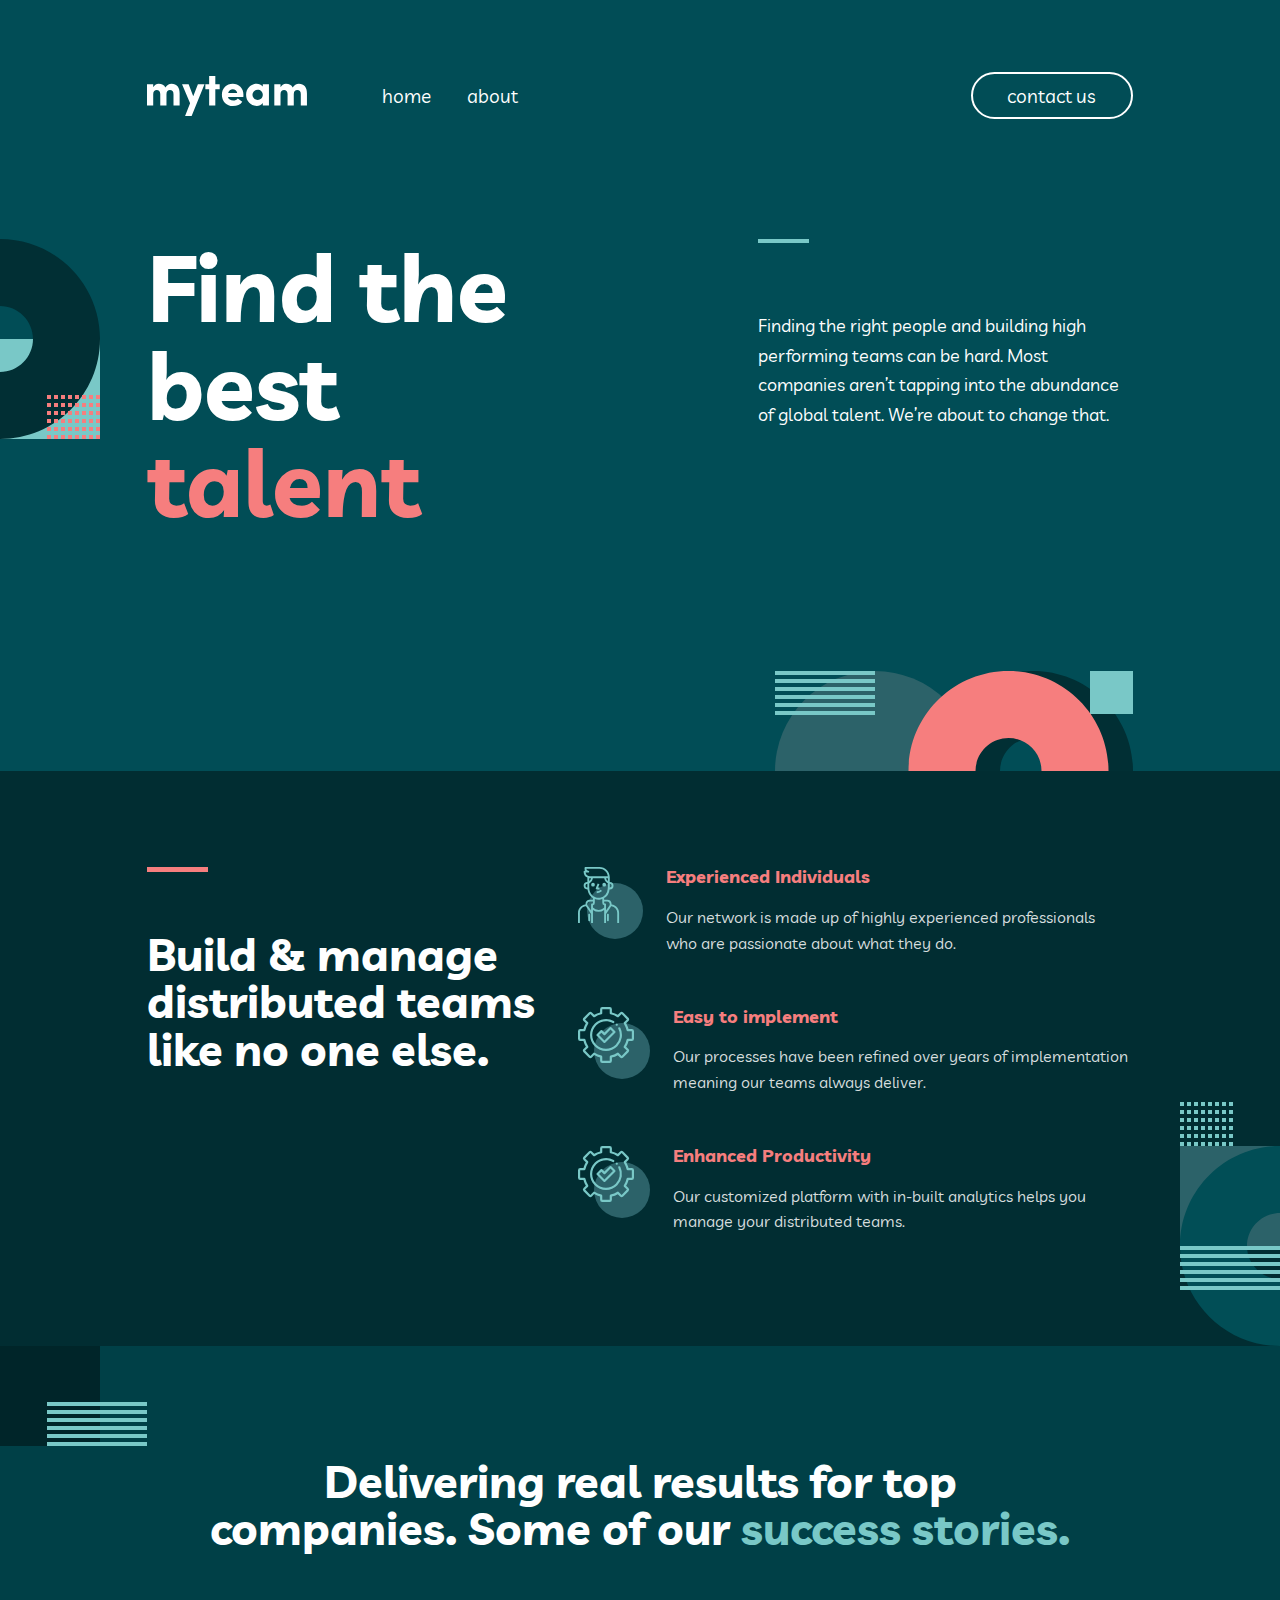
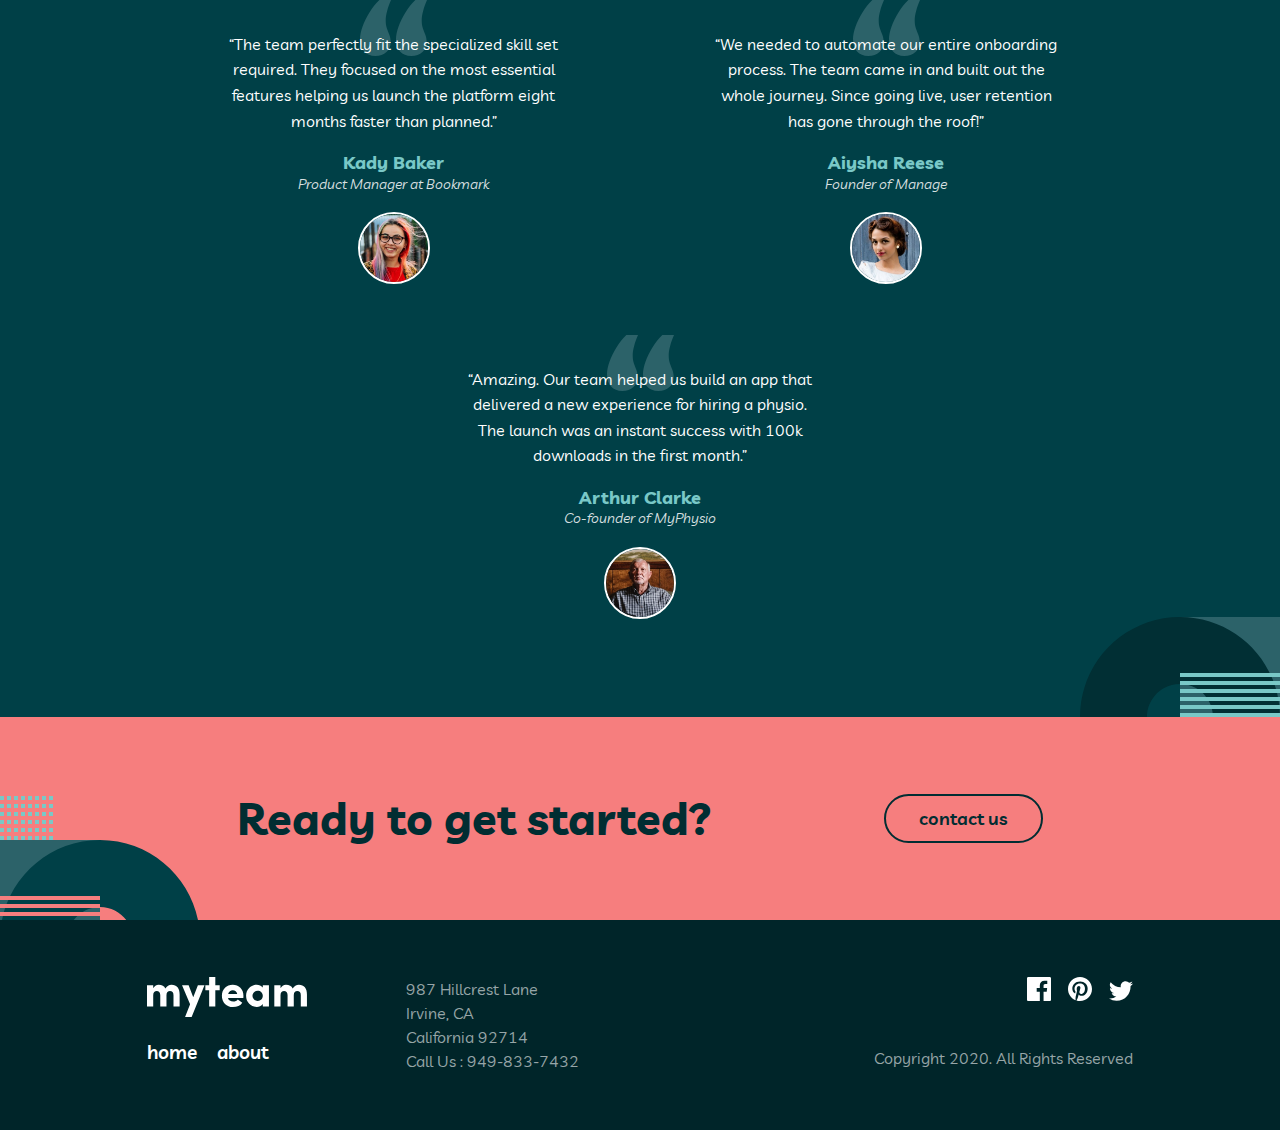
<file: index.html>
<!DOCTYPE html>
<html lang="en">
<head>
  <meta charset="UTF-8">
  <meta name="viewport" content="width=device-width, initial-scale=1.0">
  <link href="css/style.css" rel="stylesheet" />
  <link href="https://fonts.googleapis.com/css2?family=Livvic:wght@400;600;700&display=swap" rel="stylesheet">

  <link rel="icon" type="image/png" sizes="32x32" href="./images/favicon-32x32.png">
  
  <title>Frontend Mentor | myteam website challenge - Homepage</title>
</head>
<body>

 

  <header class="container">
    <nav>
      <div class="nav-primary">
        <img src="images/logo.svg" alt="" class="logo"/>
        <a href="#" class="only-desktop">home</a>
        <a href="about.html" class="only-desktop">about</a>
      </div>

      <a href="contact.html" class="btn btn-white only-desktop">contact us</a>

      <img src='images/icon-hamburger.svg' class="nav-open only-mobile" />

    </nav>

  </header>


  <main>

    <div class="main-block block-intro">
      <div class="container">
      <h1>Find the best <span>talent</span></h1>

      <div class="text">
        <p>Finding the right people and building high performing teams can 
          be hard. Most companies aren’t tapping into the abundance of global 
          talent. We’re about to change that.</p>
      </div>
    </div>
    </div>

    <div class="main-block block-features" >
      <div class="container container-2">
      <h2>Build & manage distributed teams like no one else.</h2>

      <div class="features">
        <div class="feature">
          <img src="images/icon-person.svg" class="icon" />
          <div>
            <h3>Experienced Individuals</h3>
            <p>Our network is made up of highly experienced professionals who are 
              passionate about what they do.</p>
          </div>
        </div>
        <div class="feature">
          <img src="images/icon-cog.svg"  class="icon" />
          <div>
            <h3>Easy to implement</h3>
            <p>Our processes have been refined over years of implementation meaning 
              our teams always deliver.</p>
          </div>
        </div>
        <div class="feature">
          <img src="images/icon-cog.svg"  class="icon" />
          <div>
            <h3>Enhanced Productivity</h3>
            <p>Our customized platform with in-built analytics helps you manage your 
              distributed teams.</p>
          </div>
        </div>
        </div>
      </div>
    </div>


    <div class="main-block block-testimonials">
      <div class="container container-2">
      <h2>Delivering real results for top companies. Some of our <span>success stories.</span></h2>

      <div class="testimonials">
      <div class="testimonial">
        <p class="quote">“The team perfectly fit the specialized skill set required. They focused 
          on the most essential features helping us launch the platform eight months 
          faster than planned.”</p>
        <h3 class="name">Kady Baker</h3>
        <p class="position">Product Manager at Bookmark</p>

        <img src="images/avatar-kady.jpg" class="profile-img" />
      </div>

      <div class="testimonial">
        <p class="quote">“We needed to automate our entire onboarding process. The team came in and 
          built out the whole journey. Since going live, user retention has gone 
          through the roof!”</p>
        <h3 class="name">Aiysha Reese</h3>
        <p class="position">Founder of Manage</p>

        <img src="images/avatar-aiysha.jpg" class="profile-img" />
      </div>

      <div class="testimonial">
        <p class="quote">“Amazing. Our team helped us build an app that delivered a new experience for 
          hiring a physio. The launch was an instant success with 100k downloads in the 
          first month.”</p>
        <h3 class="name">Arthur Clarke</h3>
        <p class="position">Co-founder of MyPhysio</p>

        <img src="images/avatar-arthur.jpg" class="profile-img" />
      </div>
    </div>

    </div>
    </div>

    <div class="call-to-action">
      <div class="container-2">
      <h2>Ready to get started?</h2>
      <button class="btn btn-standard btn-green">contact us</button>
    </div>
    </div>

  </main>


  <footer>
    <div class="container">
    <div class="info">
      <img src="images/logo.svg" class="logo"/>
      <div class="links">
        <a href="#">home</a>
        <a href="#">about</a>
    </div>
    </div>

    <div class="contact"> 
      987  Hillcrest Lane </br>
      Irvine, CA </br>
      California 92714 </br>
      Call Us : 949-833-7432
    </div>

      <div class="social-media">
        <svg xmlns="http://www.w3.org/2000/svg" width="24" height="24"><path fill="#FFF" d="M22.675 0H1.325C.593 0 0 .593 0 1.325v21.351C0 23.407.593 24 1.325 24H12.82v-9.294H9.692v-3.622h3.128V8.413c0-3.1 1.893-4.788 4.659-4.788 1.325 0 2.463.099 2.795.143v3.24l-1.918.001c-1.504 0-1.795.715-1.795 1.763v2.313h3.587l-.467 3.622h-3.12V24h6.116c.73 0 1.323-.593 1.323-1.325V1.325C24 .593 23.407 0 22.675 0z"/></svg>
        <svg xmlns="http://www.w3.org/2000/svg" width="24" height="24"><path fill="#FFF" d="M12 0C5.373 0 0 5.372 0 12c0 5.084 3.163 9.426 7.627 11.174-.105-.949-.2-2.405.042-3.441.218-.937 1.407-5.965 1.407-5.965s-.359-.719-.359-1.782c0-1.668.967-2.914 2.171-2.914 1.023 0 1.518.769 1.518 1.69 0 1.029-.655 2.568-.994 3.995-.283 1.194.599 2.169 1.777 2.169 2.133 0 3.772-2.249 3.772-5.495 0-2.873-2.064-4.882-5.012-4.882-3.414 0-5.418 2.561-5.418 5.207 0 1.031.397 2.138.893 2.738a.36.36 0 01.083.345l-.333 1.36c-.053.22-.174.267-.402.161-1.499-.698-2.436-2.889-2.436-4.649 0-3.785 2.75-7.262 7.929-7.262 4.163 0 7.398 2.967 7.398 6.931 0 4.136-2.607 7.464-6.227 7.464-1.216 0-2.359-.631-2.75-1.378l-.748 2.853c-.271 1.043-1.002 2.35-1.492 3.146C9.57 23.812 10.763 24 12 24c6.627 0 12-5.373 12-12 0-6.628-5.373-12-12-12z"/></svg>
          <svg xmlns="http://www.w3.org/2000/svg" width="24" height="20"><path fill="#FFF" d="M24 2.557a9.83 9.83 0 01-2.828.775A4.932 4.932 0 0023.337.608a9.864 9.864 0 01-3.127 1.195A4.916 4.916 0 0016.616.248c-3.179 0-5.515 2.966-4.797 6.045A13.978 13.978 0 011.671 1.149a4.93 4.93 0 001.523 6.574 4.903 4.903 0 01-2.229-.616c-.054 2.281 1.581 4.415 3.949 4.89a4.935 4.935 0 01-2.224.084 4.928 4.928 0 004.6 3.419A9.9 9.9 0 010 17.54a13.94 13.94 0 007.548 2.212c9.142 0 14.307-7.721 13.995-14.646A10.025 10.025 0 0024 2.557z"/></svg>
      </div>


    <p class="copyright">Copyright 2020. All Rights Reserved</p>
  </div>
  </footer>



  <div class="nav-mobile-overlay">
    <nav class="nav-mobile">

      <button class="close-btn"><img src="images/icon-close.svg" /></button>
      <a href="#">home</a>
      <a href="about.html">about</a>
      <a href="contact.html" class="btn btn-white">contact us</a>
  
    </nav>
  </div>

  
  



  
<script src='js/index.js'></script>
  
  
</body>
</html>
</file>
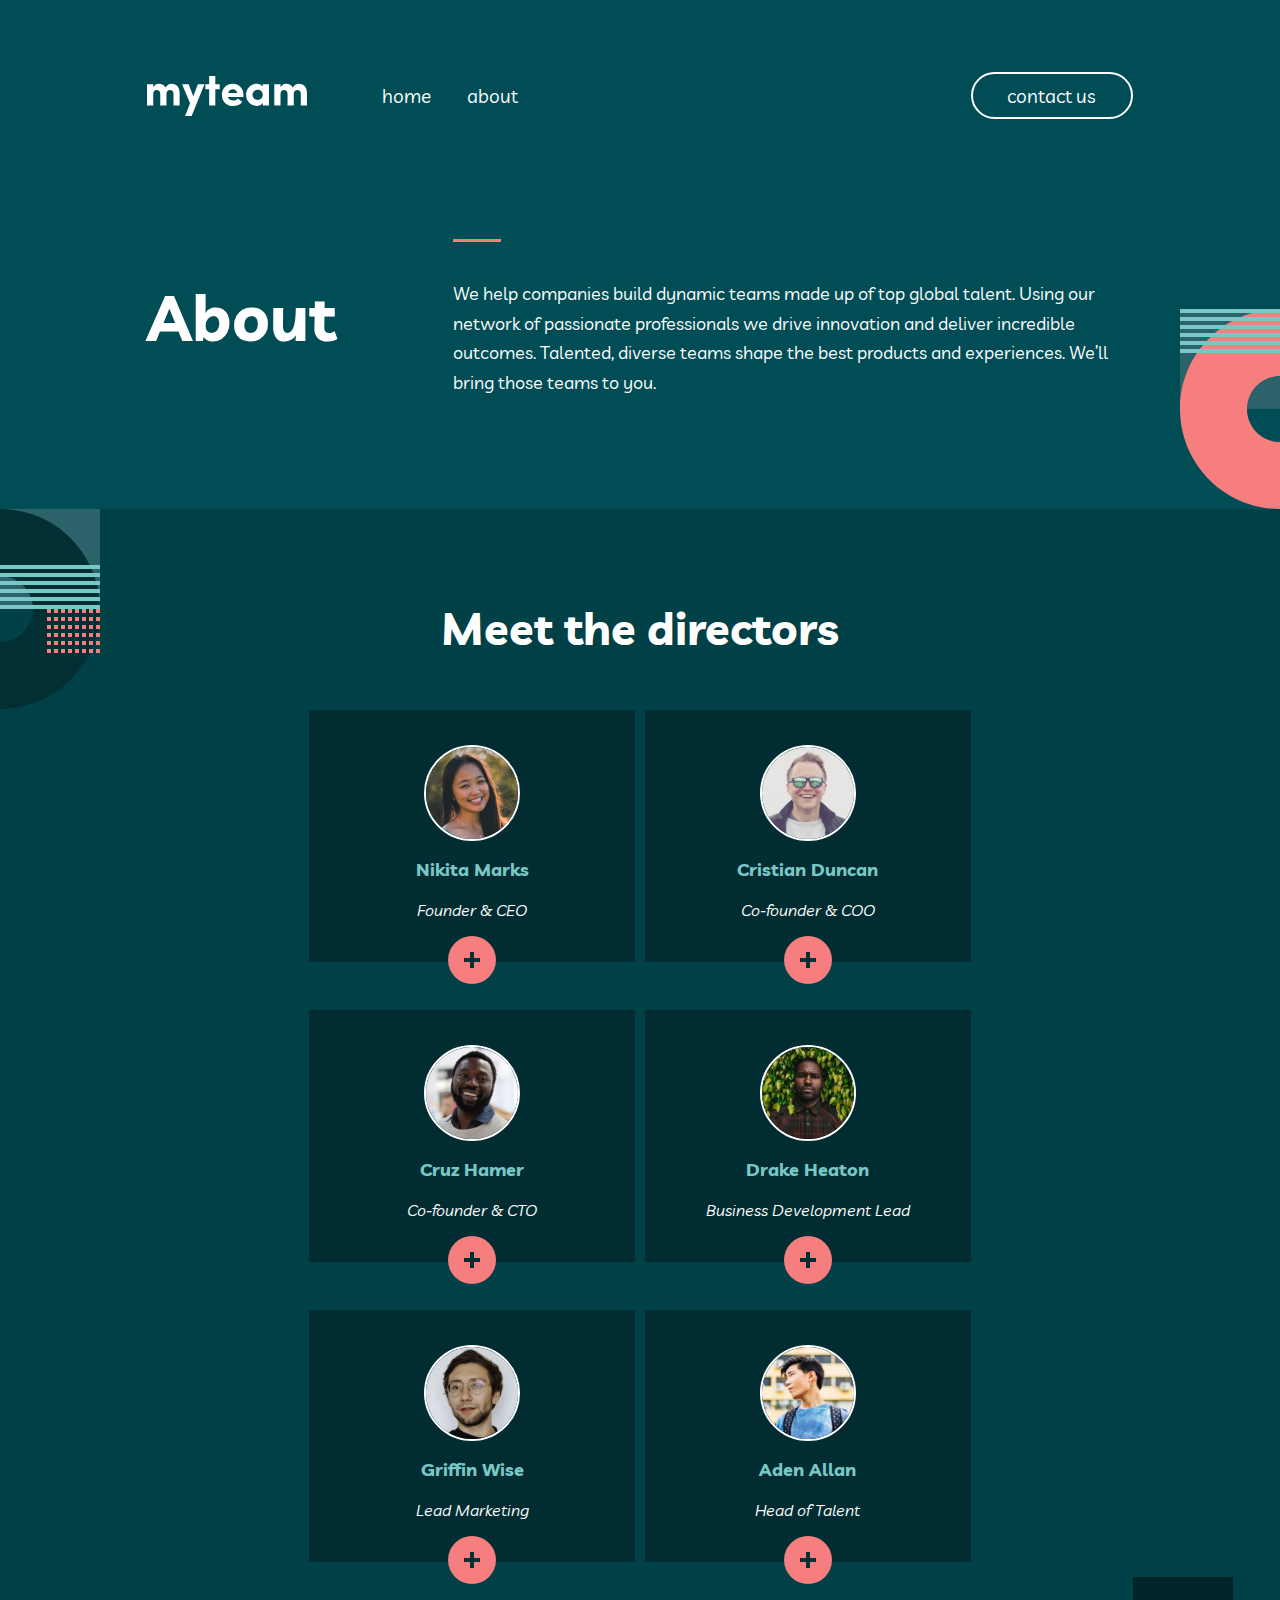
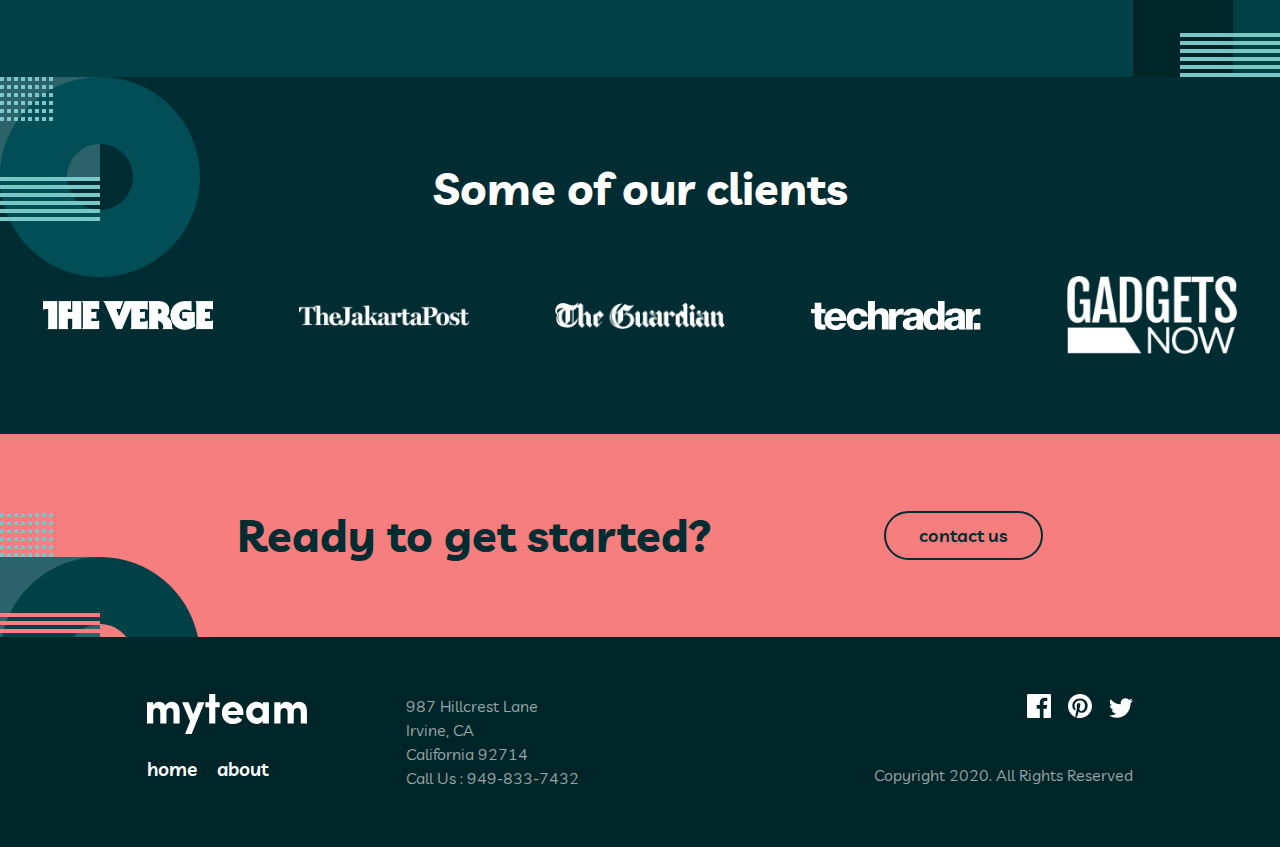
<file: about.html>
<!DOCTYPE html>
<html lang="en">
<head>
  <meta charset="UTF-8">
  <meta name="viewport" content="width=device-width, initial-scale=1.0">
  <link href="css/style.css" rel="stylesheet" />
  <link href="css/style-about.css" rel="stylesheet" />
  
  <link href="https://fonts.googleapis.com/css2?family=Livvic:wght@400;600;700&display=swap" rel="stylesheet">
  <link rel="icon" type="image/png" sizes="32x32" href="./images/favicon-32x32.png">
  
  <title>Frontend Mentor | myteam website challenge - About</title>
</head>
<body>

  <header class="container">
    <nav>
      <div class="nav-primary">
        <img src="images/logo.svg" alt="" class="logo"/>
        <a href="index.html" class="only-desktop">home</a>
        <a href="about.html" class="only-desktop">about</a>
      </div>

      <a href="contact.html" class="btn btn-white only-desktop">contact us</a>

      <img src='images/icon-hamburger.svg' class="nav-open only-mobile" />

    </nav>

  </header>



  <main>
    <div class="main-block block-intro">
      <div class="container">
        <h1>About</h1>

        <p>We help companies build dynamic teams made up of top global talent. 
          Using our network of passionate professionals we drive innovation 
          and deliver incredible outcomes. Talented, diverse teams shape the 
          best products and experiences. We’ll bring those teams to you.</p>
      </div>
    </div>

    <div class="main-block block-directors">
      <div class="container">
        <h2>Meet the directors</h2>

        <div class="directors">
          <div class="director">
            <div class="main">
              <img src="./images/avatar-nikita.jpg"  class="director-img"/>
              <h3 class="name">Nikita Marks</h3>
              <p class="position">Founder & CEO</p>
            </div>
            <div class="secondary">
              <h3 class="name">Nikita Marks</h3>
              <p class="quote">“It always amazes me how much talent there is in every corner of the globe.”</p>
              <div class="director-social-media">
                <svg xmlns="http://www.w3.org/2000/svg" width="24" height="20"><path fill="#FFF" d="M24 2.557a9.83 9.83 0 01-2.828.775A4.932 4.932 0 0023.337.608a9.864 9.864 0 01-3.127 1.195A4.916 4.916 0 0016.616.248c-3.179 0-5.515 2.966-4.797 6.045A13.978 13.978 0 011.671 1.149a4.93 4.93 0 001.523 6.574 4.903 4.903 0 01-2.229-.616c-.054 2.281 1.581 4.415 3.949 4.89a4.935 4.935 0 01-2.224.084 4.928 4.928 0 004.6 3.419A9.9 9.9 0 010 17.54a13.94 13.94 0 007.548 2.212c9.142 0 14.307-7.721 13.995-14.646A10.025 10.025 0 0024 2.557z"/></svg>
                <svg xmlns="http://www.w3.org/2000/svg" width="20" height="20"><path fill="#FFF" d="M18 0H2C.9 0 0 .9 0 2v16c0 1.1.9 2 2 2h16c1.1 0 2-.9 2-2V2c0-1.1-.9-2-2-2zM6 17H3V8h3v9zM4.5 6.3c-1 0-1.8-.8-1.8-1.8s.8-1.8 1.8-1.8 1.8.8 1.8 1.8-.8 1.8-1.8 1.8zM17 17h-3v-5.3c0-.8-.7-1.5-1.5-1.5s-1.5.7-1.5 1.5V17H8V8h3v1.2c.5-.8 1.6-1.4 2.5-1.4 1.9 0 3.5 1.6 3.5 3.5V17z"/></svg>
              </div>
            </div>
            <div class="director-btn">
              <img src="./images/icon-cross.svg" />
            </div>
          </div>

          <div class="director">
            <div class="main">
              <img src="./images/avatar-christian.jpg"  class="director-img" />
              <h3 class="name">Cristian Duncan</h3>
              <p class="position">Co-founder & COO</p>
            </div>
            <div class="secondary">
              <h3 class="name">Cristian Duncan</h3>
              <p class="quote">“Distributed teams required unique processes. You need to approach work in a new way.”</p>
              <div class="director-social-media">
                <svg xmlns="http://www.w3.org/2000/svg" width="24" height="20"><path fill="#FFF" d="M24 2.557a9.83 9.83 0 01-2.828.775A4.932 4.932 0 0023.337.608a9.864 9.864 0 01-3.127 1.195A4.916 4.916 0 0016.616.248c-3.179 0-5.515 2.966-4.797 6.045A13.978 13.978 0 011.671 1.149a4.93 4.93 0 001.523 6.574 4.903 4.903 0 01-2.229-.616c-.054 2.281 1.581 4.415 3.949 4.89a4.935 4.935 0 01-2.224.084 4.928 4.928 0 004.6 3.419A9.9 9.9 0 010 17.54a13.94 13.94 0 007.548 2.212c9.142 0 14.307-7.721 13.995-14.646A10.025 10.025 0 0024 2.557z"/></svg>
                <svg xmlns="http://www.w3.org/2000/svg" width="20" height="20"><path fill="#FFF" d="M18 0H2C.9 0 0 .9 0 2v16c0 1.1.9 2 2 2h16c1.1 0 2-.9 2-2V2c0-1.1-.9-2-2-2zM6 17H3V8h3v9zM4.5 6.3c-1 0-1.8-.8-1.8-1.8s.8-1.8 1.8-1.8 1.8.8 1.8 1.8-.8 1.8-1.8 1.8zM17 17h-3v-5.3c0-.8-.7-1.5-1.5-1.5s-1.5.7-1.5 1.5V17H8V8h3v1.2c.5-.8 1.6-1.4 2.5-1.4 1.9 0 3.5 1.6 3.5 3.5V17z"/></svg>
              </div>
            </div>
            <div class="director-btn">
              <img src="./images/icon-cross.svg" />
            </div>
          </div>

          <div class="director">
            <div class="main">
              <img src="./images/avatar-cruz.jpg"   class="director-img" />
              <h3 class="name">Cruz Hamer</h3>
              <p class="position">Co-founder & CTO</p>
            </div>
            <div class="secondary">
              <h3 class="name">Cruz Hamer</h3>
              <p class="quote">“Technology is at the forefront of enabling distributed teams. That's where we come in.”</p>
              <div class="director-social-media">
                <svg xmlns="http://www.w3.org/2000/svg" width="24" height="20"><path fill="#FFF" d="M24 2.557a9.83 9.83 0 01-2.828.775A4.932 4.932 0 0023.337.608a9.864 9.864 0 01-3.127 1.195A4.916 4.916 0 0016.616.248c-3.179 0-5.515 2.966-4.797 6.045A13.978 13.978 0 011.671 1.149a4.93 4.93 0 001.523 6.574 4.903 4.903 0 01-2.229-.616c-.054 2.281 1.581 4.415 3.949 4.89a4.935 4.935 0 01-2.224.084 4.928 4.928 0 004.6 3.419A9.9 9.9 0 010 17.54a13.94 13.94 0 007.548 2.212c9.142 0 14.307-7.721 13.995-14.646A10.025 10.025 0 0024 2.557z"/></svg>
                <svg xmlns="http://www.w3.org/2000/svg" width="20" height="20"><path fill="#FFF" d="M18 0H2C.9 0 0 .9 0 2v16c0 1.1.9 2 2 2h16c1.1 0 2-.9 2-2V2c0-1.1-.9-2-2-2zM6 17H3V8h3v9zM4.5 6.3c-1 0-1.8-.8-1.8-1.8s.8-1.8 1.8-1.8 1.8.8 1.8 1.8-.8 1.8-1.8 1.8zM17 17h-3v-5.3c0-.8-.7-1.5-1.5-1.5s-1.5.7-1.5 1.5V17H8V8h3v1.2c.5-.8 1.6-1.4 2.5-1.4 1.9 0 3.5 1.6 3.5 3.5V17z"/></svg>
              </div>
            </div>
            <div class="director-btn">
              <img src="./images/icon-cross.svg" />
            </div>
          </div>

          <div class="director">
            <div class="main">
              <img src="./images/avatar-drake.jpg"   class="director-img" />
              <h3 class="name">Drake Heaton</h3>
              <p class="position">Business Development Lead</p>
            </div>
            <div class="secondary">
              <h3 class="name">Drake Heaton</h3>
              <p class="quote">“Hiring similar people from similar backgrounds is a surefire way to stunt innovation.”</p>
              <div class="director-social-media">
                <svg xmlns="http://www.w3.org/2000/svg" width="24" height="20"><path fill="#FFF" d="M24 2.557a9.83 9.83 0 01-2.828.775A4.932 4.932 0 0023.337.608a9.864 9.864 0 01-3.127 1.195A4.916 4.916 0 0016.616.248c-3.179 0-5.515 2.966-4.797 6.045A13.978 13.978 0 011.671 1.149a4.93 4.93 0 001.523 6.574 4.903 4.903 0 01-2.229-.616c-.054 2.281 1.581 4.415 3.949 4.89a4.935 4.935 0 01-2.224.084 4.928 4.928 0 004.6 3.419A9.9 9.9 0 010 17.54a13.94 13.94 0 007.548 2.212c9.142 0 14.307-7.721 13.995-14.646A10.025 10.025 0 0024 2.557z"/></svg>
                <svg xmlns="http://www.w3.org/2000/svg" width="20" height="20"><path fill="#FFF" d="M18 0H2C.9 0 0 .9 0 2v16c0 1.1.9 2 2 2h16c1.1 0 2-.9 2-2V2c0-1.1-.9-2-2-2zM6 17H3V8h3v9zM4.5 6.3c-1 0-1.8-.8-1.8-1.8s.8-1.8 1.8-1.8 1.8.8 1.8 1.8-.8 1.8-1.8 1.8zM17 17h-3v-5.3c0-.8-.7-1.5-1.5-1.5s-1.5.7-1.5 1.5V17H8V8h3v1.2c.5-.8 1.6-1.4 2.5-1.4 1.9 0 3.5 1.6 3.5 3.5V17z"/></svg>
              </div>
            </div>
            <div class="director-btn">
              <img src="./images/icon-cross.svg" />
            </div>
          </div>

          <div class="director">
            <div class="main">
              <img src="./images/avatar-griffin.jpg"   class="director-img" />
              <h3 class="name">Griffin Wise</h3>
              <p class="position">Lead Marketing</p>
            </div>
            <div class="secondary">
              <h3 class="name">Griffin Wise</h3>
              <p class="quote">“Unique perspectives shape unique products, which is what you need to survive these days.”</p>
              <div class="director-social-media">
                <svg xmlns="http://www.w3.org/2000/svg" width="24" height="20"><path fill="#FFF" d="M24 2.557a9.83 9.83 0 01-2.828.775A4.932 4.932 0 0023.337.608a9.864 9.864 0 01-3.127 1.195A4.916 4.916 0 0016.616.248c-3.179 0-5.515 2.966-4.797 6.045A13.978 13.978 0 011.671 1.149a4.93 4.93 0 001.523 6.574 4.903 4.903 0 01-2.229-.616c-.054 2.281 1.581 4.415 3.949 4.89a4.935 4.935 0 01-2.224.084 4.928 4.928 0 004.6 3.419A9.9 9.9 0 010 17.54a13.94 13.94 0 007.548 2.212c9.142 0 14.307-7.721 13.995-14.646A10.025 10.025 0 0024 2.557z"/></svg>
                <svg xmlns="http://www.w3.org/2000/svg" width="20" height="20"><path fill="#FFF" d="M18 0H2C.9 0 0 .9 0 2v16c0 1.1.9 2 2 2h16c1.1 0 2-.9 2-2V2c0-1.1-.9-2-2-2zM6 17H3V8h3v9zM4.5 6.3c-1 0-1.8-.8-1.8-1.8s.8-1.8 1.8-1.8 1.8.8 1.8 1.8-.8 1.8-1.8 1.8zM17 17h-3v-5.3c0-.8-.7-1.5-1.5-1.5s-1.5.7-1.5 1.5V17H8V8h3v1.2c.5-.8 1.6-1.4 2.5-1.4 1.9 0 3.5 1.6 3.5 3.5V17z"/></svg>
              </div>
            </div>
            <div class="director-btn">
              <img src="./images/icon-cross.svg" />
            </div>
          </div>

          <div class="director">
            <div class="main">
              <img src="./images/avatar-aden.jpg" class="director-img"/>
              <h3 class="name">Aden Allan</h3>
              <p class="position">Head of Talent</p>
            </div>
            <div class="secondary">
              <h3 class="name">Aden Allan</h3>
              <p class="quote">“Empowered teams create truly amazing products. Set the north star and let them follow it.”</p>
              <div class="director-social-media">
                <svg xmlns="http://www.w3.org/2000/svg" width="24" height="20"><path fill="#FFF" d="M24 2.557a9.83 9.83 0 01-2.828.775A4.932 4.932 0 0023.337.608a9.864 9.864 0 01-3.127 1.195A4.916 4.916 0 0016.616.248c-3.179 0-5.515 2.966-4.797 6.045A13.978 13.978 0 011.671 1.149a4.93 4.93 0 001.523 6.574 4.903 4.903 0 01-2.229-.616c-.054 2.281 1.581 4.415 3.949 4.89a4.935 4.935 0 01-2.224.084 4.928 4.928 0 004.6 3.419A9.9 9.9 0 010 17.54a13.94 13.94 0 007.548 2.212c9.142 0 14.307-7.721 13.995-14.646A10.025 10.025 0 0024 2.557z"/></svg>
                <svg xmlns="http://www.w3.org/2000/svg" width="20" height="20"><path fill="#FFF" d="M18 0H2C.9 0 0 .9 0 2v16c0 1.1.9 2 2 2h16c1.1 0 2-.9 2-2V2c0-1.1-.9-2-2-2zM6 17H3V8h3v9zM4.5 6.3c-1 0-1.8-.8-1.8-1.8s.8-1.8 1.8-1.8 1.8.8 1.8 1.8-.8 1.8-1.8 1.8zM17 17h-3v-5.3c0-.8-.7-1.5-1.5-1.5s-1.5.7-1.5 1.5V17H8V8h3v1.2c.5-.8 1.6-1.4 2.5-1.4 1.9 0 3.5 1.6 3.5 3.5V17z"/></svg>
              </div>
            </div>
            <div class="director-btn">
              <img src="./images/icon-cross.svg" />
            </div>
          </div>
        </div>
      </div>
    </div>

    <div class="maim-block block-clients">
      <h2>Some of our clients</h2>
      <div class="clients">
        <img src="./images/logo-the-verge.png" />
        <img src= "./images/logo-jakarta-post.png" />
        <img src="./images//logo-the-guardian.png" />
        <img src="./images/logo-tech-radar.png" />
        <img src="./images/logo-gadgets-now.png" />
      </div>
    </div>


    <div class="call-to-action">
      <div class="container-2">
      <h2>Ready to get started?</h2>
      <button class="btn btn-standard btn-green">contact us</button>
    </div>
    </div>
  </main>


  <footer>
    <div class="container">
    <div class="info">
      <img src="images/logo.svg" class="logo"/>
      <div class="links">
        <a href="index.html">home</a>
        <a href="#">about</a>
    </div>
    </div>

    <div class="contact"> 
      987  Hillcrest Lane </br>
      Irvine, CA </br>
      California 92714 </br>
      Call Us : 949-833-7432
    </div>

      <div class="social-media">
        <svg xmlns="http://www.w3.org/2000/svg" width="24" height="24"><path fill="#FFF" d="M22.675 0H1.325C.593 0 0 .593 0 1.325v21.351C0 23.407.593 24 1.325 24H12.82v-9.294H9.692v-3.622h3.128V8.413c0-3.1 1.893-4.788 4.659-4.788 1.325 0 2.463.099 2.795.143v3.24l-1.918.001c-1.504 0-1.795.715-1.795 1.763v2.313h3.587l-.467 3.622h-3.12V24h6.116c.73 0 1.323-.593 1.323-1.325V1.325C24 .593 23.407 0 22.675 0z"/></svg>
        <svg xmlns="http://www.w3.org/2000/svg" width="24" height="24"><path fill="#FFF" d="M12 0C5.373 0 0 5.372 0 12c0 5.084 3.163 9.426 7.627 11.174-.105-.949-.2-2.405.042-3.441.218-.937 1.407-5.965 1.407-5.965s-.359-.719-.359-1.782c0-1.668.967-2.914 2.171-2.914 1.023 0 1.518.769 1.518 1.69 0 1.029-.655 2.568-.994 3.995-.283 1.194.599 2.169 1.777 2.169 2.133 0 3.772-2.249 3.772-5.495 0-2.873-2.064-4.882-5.012-4.882-3.414 0-5.418 2.561-5.418 5.207 0 1.031.397 2.138.893 2.738a.36.36 0 01.083.345l-.333 1.36c-.053.22-.174.267-.402.161-1.499-.698-2.436-2.889-2.436-4.649 0-3.785 2.75-7.262 7.929-7.262 4.163 0 7.398 2.967 7.398 6.931 0 4.136-2.607 7.464-6.227 7.464-1.216 0-2.359-.631-2.75-1.378l-.748 2.853c-.271 1.043-1.002 2.35-1.492 3.146C9.57 23.812 10.763 24 12 24c6.627 0 12-5.373 12-12 0-6.628-5.373-12-12-12z"/></svg>
          <svg xmlns="http://www.w3.org/2000/svg" width="24" height="20"><path fill="#FFF" d="M24 2.557a9.83 9.83 0 01-2.828.775A4.932 4.932 0 0023.337.608a9.864 9.864 0 01-3.127 1.195A4.916 4.916 0 0016.616.248c-3.179 0-5.515 2.966-4.797 6.045A13.978 13.978 0 011.671 1.149a4.93 4.93 0 001.523 6.574 4.903 4.903 0 01-2.229-.616c-.054 2.281 1.581 4.415 3.949 4.89a4.935 4.935 0 01-2.224.084 4.928 4.928 0 004.6 3.419A9.9 9.9 0 010 17.54a13.94 13.94 0 007.548 2.212c9.142 0 14.307-7.721 13.995-14.646A10.025 10.025 0 0024 2.557z"/></svg>
      </div>


    <p class="copyright">Copyright 2020. All Rights Reserved</p>
  </div>
  </footer>


  <div class="nav-mobile-overlay">
    <nav class="nav-mobile">

      <button class="close-btn"><img src="images/icon-close.svg" /></button>
      <a href="index.html">home</a>
      <a href="about.html">about</a>
      <a href="contact.html" class="btn btn-white">contact us</a>
  
    </nav>
  </div>
  


  <script src='./js/index.js'></script>
  <script src="./js/about.js" ></script>
</body>
</html>
</file>
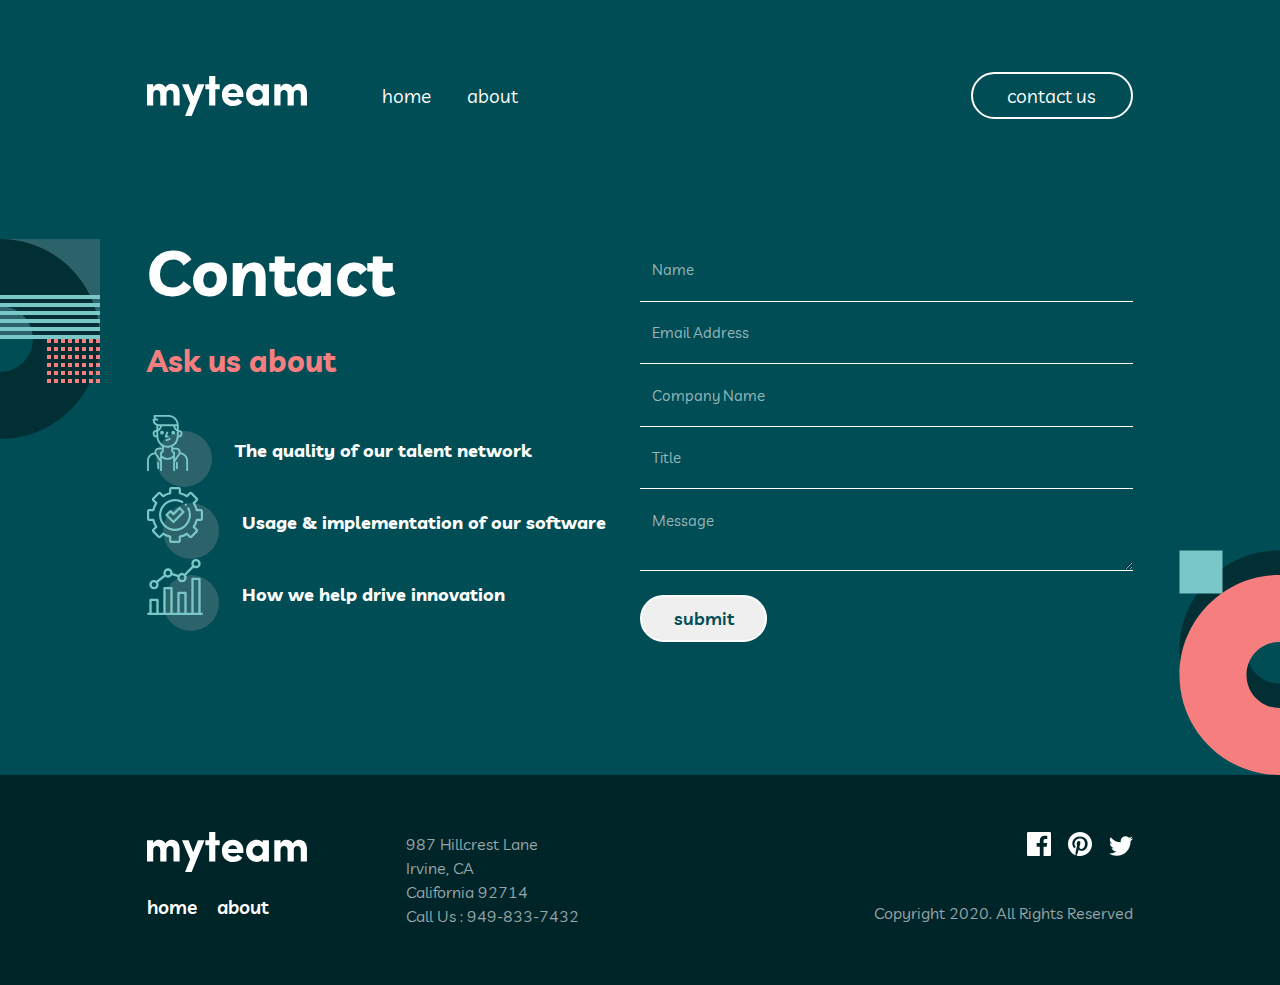
<file: contact.html>
<!DOCTYPE html>
<html lang="en">
<head>
  <meta charset="UTF-8">
  <meta name="viewport" content="width=device-width, initial-scale=1.0">
  <link href="css/style.css" rel="stylesheet" />
  <link href="css/style-contact.css" rel="stylesheet" />
  <link href="https://fonts.googleapis.com/css2?family=Livvic:wght@400;600;700&display=swap" rel="stylesheet">

  <link rel="icon" type="image/png" sizes="32x32" href="./images/favicon-32x32.png">
  
  <title>Frontend Mentor | myteam website challenge - Contact</title>
</head>
<body>

  <header class="container">
    <nav>
      <div class="nav-primary">
        <img src="images/logo.svg" alt="" class="logo"/>
        <a href="index.html" class="only-desktop">home</a>
        <a href="about.html" class="only-desktop">about</a>
      </div>

      <a href="#" class="btn btn-white only-desktop">contact us</a>

      <img src='images/icon-hamburger.svg' class="nav-open only-mobile" />

    </nav>

  </header>


  <main>
    <div class="main-block block-intro">
      <div class="container">
        <div class="primary">
          <h1>Contact</h1>
          <h2>Ask us about</h2>
          <div class = "ask-about">
            <div class="point"><img src="./images/icon-person.svg" /><h3>The quality of our talent network</h3></div>
            <div class="point"><img src="./images/icon-cog.svg" /><h3>Usage & implementation of our software</h3></div>
            <div class="point"><img src="./images/icon-chart.svg" /><h3>How we help drive innovation</h3></div>
          </div>
        </div>

        <form class="contact-form">
          <input type="text" name="name" placeholder="Name" required />
          <input type="email" name="email" placeholder="Email Address" required />
          <input type="text" name="company" placeholder="Company Name" />
          <input type="text" name="title" placeholder="Title" />
          <textarea name="message" placeholder="Message" required></textarea>
          <button type="submit" class="btn btn-standard btn-white">submit</button>
        </form>
      </div>
    </div>
  </main>
  
  <footer>
    <div class="container">
    <div class="info">
      <img src="images/logo.svg" class="logo"/>
      <div class="links">
        <a href="#">home</a>
        <a href="#">about</a>
    </div>
    </div>

    <div class="contact"> 
      987  Hillcrest Lane </br>
      Irvine, CA </br>
      California 92714 </br>
      Call Us : 949-833-7432
    </div>

      <div class="social-media">
        <svg xmlns="http://www.w3.org/2000/svg" width="24" height="24"><path fill="#FFF" d="M22.675 0H1.325C.593 0 0 .593 0 1.325v21.351C0 23.407.593 24 1.325 24H12.82v-9.294H9.692v-3.622h3.128V8.413c0-3.1 1.893-4.788 4.659-4.788 1.325 0 2.463.099 2.795.143v3.24l-1.918.001c-1.504 0-1.795.715-1.795 1.763v2.313h3.587l-.467 3.622h-3.12V24h6.116c.73 0 1.323-.593 1.323-1.325V1.325C24 .593 23.407 0 22.675 0z"/></svg>
        <svg xmlns="http://www.w3.org/2000/svg" width="24" height="24"><path fill="#FFF" d="M12 0C5.373 0 0 5.372 0 12c0 5.084 3.163 9.426 7.627 11.174-.105-.949-.2-2.405.042-3.441.218-.937 1.407-5.965 1.407-5.965s-.359-.719-.359-1.782c0-1.668.967-2.914 2.171-2.914 1.023 0 1.518.769 1.518 1.69 0 1.029-.655 2.568-.994 3.995-.283 1.194.599 2.169 1.777 2.169 2.133 0 3.772-2.249 3.772-5.495 0-2.873-2.064-4.882-5.012-4.882-3.414 0-5.418 2.561-5.418 5.207 0 1.031.397 2.138.893 2.738a.36.36 0 01.083.345l-.333 1.36c-.053.22-.174.267-.402.161-1.499-.698-2.436-2.889-2.436-4.649 0-3.785 2.75-7.262 7.929-7.262 4.163 0 7.398 2.967 7.398 6.931 0 4.136-2.607 7.464-6.227 7.464-1.216 0-2.359-.631-2.75-1.378l-.748 2.853c-.271 1.043-1.002 2.35-1.492 3.146C9.57 23.812 10.763 24 12 24c6.627 0 12-5.373 12-12 0-6.628-5.373-12-12-12z"/></svg>
          <svg xmlns="http://www.w3.org/2000/svg" width="24" height="20"><path fill="#FFF" d="M24 2.557a9.83 9.83 0 01-2.828.775A4.932 4.932 0 0023.337.608a9.864 9.864 0 01-3.127 1.195A4.916 4.916 0 0016.616.248c-3.179 0-5.515 2.966-4.797 6.045A13.978 13.978 0 011.671 1.149a4.93 4.93 0 001.523 6.574 4.903 4.903 0 01-2.229-.616c-.054 2.281 1.581 4.415 3.949 4.89a4.935 4.935 0 01-2.224.084 4.928 4.928 0 004.6 3.419A9.9 9.9 0 010 17.54a13.94 13.94 0 007.548 2.212c9.142 0 14.307-7.721 13.995-14.646A10.025 10.025 0 0024 2.557z"/></svg>
      </div>


    <p class="copyright">Copyright 2020. All Rights Reserved</p>
  </div>
  </footer>


  <div class="nav-mobile-overlay">
    <nav class="nav-mobile">

      <button class="close-btn"><img src="images/icon-close.svg" /></button>
      <a href="index.html">home</a>
      <a href="about.html">about</a>
      <a href="#" class="btn btn-white">contact us</a>
  
    </nav>
  </div>

  <script src='./js/index.js'></script>
  
</body>
</html>
</file>
<file: css/style.css>
:root 
{
    --color-primary-1: hsl(186, 98%, 17%);
    --color-primary-2: hsl(0, 87%, 73%);
    --color-primary-3: hsl(0, 0, 100%);

    --color-secondary-1: hsl(179, 42%, 63%);
    --color-secondary-2: hsl(187, 41%, 29%);
    --color-secondary-3: hsl(186, 100%, 14%);
    --color-secondary-4: hsl(186, 96%, 10%);
    --color-secondary-5: hsl(186, 100%, 8%);

    --color-white-transparent: rgba(255, 255, 255, 0.6);
    --color-white-transparent-2: rgba(255, 255, 255, 0.85);

    --font: 'Livvic', sans-serif;
}

* 
{
    box-sizing: border-box;
    margin: 0;

    
}


.only-desktop {
    display: none;
}


/*Typography */

body 
{
    text-align: center;
    font-size: 1rem;
    line-height: 1;
}

body * 
{
    font-family: var(--font);
}

h1, h2, h3, body
{
    font-weight: bold;
}
h1 
{
    font-size: 2.6rem;
    max-width: 250px;
    margin: 0 auto 1.4rem;
}


h1 span 
{
    color: var(--color-primary-2);
}


h2 {
    font-size: 2rem;
}

h3 
{
    font-size: 1.15rem;
    color: var(--color-primary-2);
}


a
{
    color: white;
    text-decoration: none;
    font-weight: normal;
}

a:hover 
{
    color: var(--color-primary-2);
}


p 
{
    line-height: 1.6;

    font-weight: normal;
    font-weight: 0.8rem;
}





.testimonial .position 
{
    font-style: italic;
    font-size: 0.9rem;
    color: var(--color-white-transparent-2);
}




/*layout */

body {
   
    color: white;
    background: var(--color-primary-1);

    padding: 2.81rem 0 0;
    line-height: 1.05;
}


header 
{
    margin-bottom: 4.5rem;
}



nav {
    display: flex;
    align-items: center;
    justify-content: space-between;
}


nav .logo 
{
    max-width: 130px;
}

.nav-mobile-overlay
{
    background-color: rgba(0,0,0,0.5);
    position: absolute;

    top: 0;
    left: 0;
    height: 100%;
    width: 100%;

    visibility: hidden;
    opacity: 0;

    transition: opacity 250ms, visibility 250ms;
}

.nav-mobile-overlay.show-2 
{
    visibility: visible;
    opacity: 1;
}

.nav-mobile 
{
    margin-left: auto;
    width: 68%;
    height: 100%;
    background: var(--color-secondary-2);

    display: flex;
    flex-direction: column;
    justify-content: flex-start;
    align-items: flex-start;

    padding: 3.5rem 1.75rem 0 3rem;


    background-image: url(../images/bg-pattern-about-1-mobile-nav-1.svg);
    background-repeat: no-repeat;
    background-position-x: 154px;
    background-position-y: bottom;

    
    opacity: 0;
    transform: translateX(100%);
    display: none;

    transition: transform 250ms, opacity 250ms
}

.nav-mobile-overlay.show-1 .nav-mobile
{
    display: flex;
} 

.nav-mobile-overlay.show-2 .nav-mobile 
{
    transform: translateX(0%);
    opacity: 1;
}

.nav-mobile .close-btn 
{
    align-self: flex-end;
    margin-bottom: 2.8rem;
}

.nav-mobile a 
{
    margin-bottom: 2rem;
}

.nav-mobile .btn 
{
    align-self: center;
}




.block-intro .container 
{

    background-image: url(../images/bg-pattern-home-2.svg);
    background-repeat: no-repeat;
    background-position: bottom;
    padding-bottom: 10rem;
}

.block-features
{
    background-color: var(--color-secondary-4);
    background-image: url(../images/bg-pattern-home-3.svg);
    background-repeat: no-repeat;
    background-position-x: 275px;

    padding: 4rem 0 4rem;
}

.block-features h2::before
{
    content: '';
    background-color: var(--color-primary-2);
    width: 3.8rem;
    height: 0.28rem;
    position: absolute;
    top: 0;
    
}
.block-features h2
{
    padding-top: 2.4rem;
    position: relative;
    text-align: left;
    max-width: 220px;

    margin-bottom: 3.5rem;

}

.feature {
    margin-bottom: 3rem;
}
.feature h3 
{
    margin-bottom: 0.5em;
}


.feature .icon 
{
    margin-bottom: 1.2rem;
}

.feature p 
{
    color: var(--color-white-transparent-2);
}

.block-testimonials
{
    background-image: url(../images/bg-pattern-home-4-about-3.svg), url(../images/bg-pattern-home-5.svg);
    padding: 9rem 0 8rem;
    background-repeat: no-repeat;
    background-position: left top, right bottom;
    background-color: var(--color-secondary-3);
}


.block-testimonials h2
{
    max-width: 325px;
    margin: 0 auto;

    margin-bottom: 3rem;
}
.block-testimonials h2 span
{
    color: var(--color-secondary-1);
}


.testimonial 
{
    background-image: url(../images/icon-quotes.svg);
    background-repeat: no-repeat;
    background-position-x: center;

    padding-top: 2rem;
    padding-bottom: 3rem;
}

.testimonial .quote
{
    margin-bottom: 1.2em;
}

.testimonial .name
{
    color: var(--color-secondary-1);
}

.testimonial .position
 {
     margin-bottom: 1rem;
 }


.testimonial .profile-img 
{
    width: 4.5rem;
    border-radius: 50%;
    border: solid 2px white;
}


.call-to-action 
{
    background-color: var(--color-primary-2);
    color: var(--color-secondary-4);
    padding: 5rem 5.3rem 7rem;

    background-image: url(../images/bg-pattern-home-6-about-5.svg);
    background-repeat: no-repeat;
    background-position-y: bottom;
}


.call-to-action h2 
{
    margin-bottom: 0.8em;
}


footer 
{
    background-color: var(--color-secondary-5);
    padding: 4rem 0 4rem;
}

footer .logo 
{
    max-width: 97px;
    margin-bottom: 1.4em;
}


footer .links 
{
    margin-bottom: 2rem;
}

footer a {
    font-weight: 600;
    margin-right: 1rem;

    transition: color 250ms;
}



footer a:last-child 
{
    margin-right: 0;
}

footer .contact 
{
    font-weight: normal;
    color: var(--color-white-transparent);
    line-height: 1.5;

    margin-bottom: 2.5rem;
}

.social-media 
{
    margin-bottom: 1rem;
}

.social-media svg
{
    margin-right: 0.8rem;
}

.social-media svg:last-child 
{
    margin-right: 0;
}


.copyright 
{
    color: var(--color-white-transparent);
}








/*Components */


.btn 
{
    border: solid 2px white;
    padding: 0.6em 1.8em;
    border-radius: 2rem;

    transition: background-color 250ms, color 250ms;
}


.btn-standard 
{
    font-size: 1.24rem;
    font-weight: 600;
}

.btn-green 
{
    border-color: var(--color-secondary-4);
    background-color: transparent;
    color: var(--color-secondary-4);
}

.btn-green:hover 
{
    color: white;
    background-color: var(--color-secondary-4);
}


.btn-white:hover 
{
    color: var(--color-secondary-4);
    background-color: white;
}

.container 
{
    width: 89%;
    margin-left: auto;
    margin-right: auto;
}


.social-media svg path 
{
    transition: fill 250ms;
}
.social-media svg:hover path 
{
    fill: var(--color-primary-2);
}






@media (min-width:768px) 
{

    .only-mobile 
    {
        display: none;
    }

    .only-desktop
    {
        display: initial
    }

    header 
    {
        padding-bottom: 3rem;
    }


    nav a 
    {
        margin-left: 2.2rem;
        font-size: 1.2rem;
    }


    .nav-primary 
    {
        display: flex;
        align-items: center;
    }

    
   

    .block-intro .container 
    {
        max-width: 460px;
        margin: 0 auto;
        padding-bottom: 15rem;
    }

    h1 
    {
        font-size: 3.8rem;
        max-width: 340px;
    }



    .block-features 
    {
        background-position: right -100px top;
        padding: 6rem 0 3.8rem;
        text-align: left;
    }

    .block-features h2 
    {
        max-width: 430px;
    }

    .feature 
    {
        display: flex;
    }

    .feature h3 
    {
        margin-bottom: 1em;
    }
    
    .feature .icon 
    {
        margin-right: 1.4rem;
    }



    .block-testimonials 
    {
        padding: 7rem 0 3rem;
    }


    .block-testimonials h2 
    {
        max-width: 450px;
    }


    .block-testimonials .quote 
    {
        max-width:570px;
        margin-left: auto;
        margin-right: auto;
    }



    .call-to-action 
    {
        padding: 4.8rem 0;

        background-position: left bottom -20px;
    }

    .call-to-action .container-2
    {

        display: flex;
        align-items: center;
        justify-content: space-between;
    }


    .call-to-action h2 
    {
        margin-bottom: 0;
    }
   
    .call-to-action .btn 
    {
        font-size: 1.15rem;
    }


    footer 
    {
        padding: 3.56rem 0;
    }

    footer .logo 
    {
        margin-bottom: 3.5rem;
    }

    footer .container{
        display: grid;
        grid-template-columns: auto auto auto;
        grid-template-rows: auto auto;
    }


    footer .info, footer .social-media 
    {
        text-align: left;
        grid-column: 1 / 2;
    }

    footer .contact, footer .copyright 
    {
        text-align: right;
        grid-column: 3 / -1;
    }

    
    footer .info 
    {
        grid-row: 1 / 2;
    }


    footer .contact 
    {
        grid-row: 1 / 2;
    }
   
    footer .social-media 
    {
        grid-row: 3 / -1;
        margin-bottom: 0;
    }

    footer .copyright 
    {
        grid-row: 3 / -1;
    }


    .container-2 
    {
    width: 74.5%;
    margin-left: auto;
    margin-right: auto;
    }
   
}


@media (min-width: 1025px)
{
    body 
    {
        padding-top: 4.5rem;
    }

    h2 
    {
        font-size: 2.8rem;
    }

    nav .logo 
    {
        max-width: 162px;
        margin-right: 2.5rem;
    }

    .block-intro 
    {
       
       text-align: left;
       background-image: url(../images/bg-pattern-home-1.svg);
        background-repeat: no-repeat;
        background-position-x: -100px;
    }

    .block-intro .container
    {
        max-width: initial;
        display: flex;
        justify-content: space-between;

        background-position: bottom right;
    }


    .block-intro h1 
    {
        max-width: initial;
        font-size: 5.8rem;
        width: 48%;
        margin: 0;
    }
    .block-intro .text 
    {
        width:  38%;
        font-size: 1.15rem;
        position: relative;
        padding-top: 4.5rem;

    }

    .block-intro .text::before 
    {
        content: '';
        width: 3.2rem;
        height: 0.25rem;
        background-color: var(--color-secondary-1);
        position: absolute;
        top: 0;
    }



    .block-features
    {
        background-position-y: bottom;
    }


    .block-features .container 
    {
        display: flex;
        justify-content: space-between;
    }


    .block-features h2 
    {
        max-width: 420px;
        padding-top: 4rem;
        margin: 0;
    }

    .block-features p 
    {
        max-width: 460px;
    }


    .block-testimonials h2 
    {
        max-width: 870px;
    }

    .testimonials
    {
        display: flex;
        flex-flow: row wrap;
    }

    .testimonial 
    {
        margin-left: auto;
        margin-right: auto;
        max-width: 350px;
    }

    

    

    .call-to-action .container-2
    {
        width: 63%;
    }



    footer .logo 
    {
        max-width: 164px;
    }

    footer a 
    {
        font-size: 1.2rem;
    }

    
   
    footer .container 
    {
        display: grid;
        grid-template-columns: auto auto auto;
        grid-template-rows: auto auto;
    }

    footer .container * 
    {
        margin-bottom: 0;
    }


    footer .info, footer .contact
    {
        grid-row: 1 / 3;

        
    }
    



    footer .social-media
    {
        text-align: right;
        grid-column: -1;
        grid-row: 1 / 2;
        margin-bottom: 2.5rem;
    }

    footer .copyright 
    {
        text-align: right;
        grid-column: -1;
        grid-row: 2;
        order: 1;


        
    }


    footer .info 
    {
    }


    footer .contact 
    {
        grid-column: 2;
        text-align: left;
    }


    footer .logo 
    {
        margin-bottom: 1.4rem;
    }


    .container 
    {
        width: 77%;
    }
}
</file>
<file: css/style-about.css>
:root 
{
    --color-primary-1: hsl(186, 98%, 17%);
    --color-primary-2: hsl(0, 87%, 73%);
    --color-primary-3: hsl(0, 0, 100%);

    --color-secondary-1: hsl(179, 42%, 63%);
    --color-secondary-2: hsl(187, 41%, 29%);
    --color-secondary-3: hsl(186, 100%, 14%);
    --color-secondary-4: hsl(186, 96%, 10%);
    --color-secondary-5: hsl(186, 100%, 8%);

    --color-white-transparent: rgba(255, 255, 255, 0.6);
    --color-white-transparent-2: rgba(255, 255, 255, 0.85);

    --font: 'Livvic', sans-serif;
}

.block-intro .container
{
    background-image: none;
    padding-bottom: 7rem;
}

.block-intro 
{
    background-image: url(../images/bg-pattern-about-1-mobile-nav-1.svg);
    background-repeat: no-repeat;
    background-position: right -100px bottom -100px;
}


.block-directors 
{
    background-color: var(--color-secondary-3);
    padding-top: 6rem;
    padding-bottom: 4.2rem;
    background-image: url(../images/bg-pattern-about-2-contact-1.svg), url(../images/bg-pattern-home-4-about-3.svg);
    background-position: left -100px top -100px, right bottom;
    background-repeat: no-repeat;

}


.directors 
{

    display: grid;
    grid-template-columns: repeat(auto-fit, minmax(280px, 326px));
    justify-content: center;
    column-gap: 0.6rem;
}

.block-directors h2 
{
    margin-bottom: 1.3em;
}


.director-img 
{
    width: 6rem;
    border-radius:50%;
    border: solid 2px white;
    margin-bottom: 1rem;
}

.director 
{
    background-color: var(--color-secondary-4);
    padding: 2.2rem 0 3rem;
    margin-bottom: 3rem;

    position: relative;

    min-width: 280px;
    height: 252px;
}

.director h3 
{
    color: var(--color-secondary-1);
    margin-bottom: 1em;
}


.director .position 
{
    font-style: italic;
}

.director .secondary 
{
    display: none;
}

.director .quote 
{
    max-width: 230px;
    margin: 0 auto 1.3rem;
}

.director-social-media svg
{
    margin-right: 0.5rem;
}

.director-social-media svg:last-child 
{
    margin-right: 0;
}

.director-social-media svg:hover path 
{
    fill: var(--color-primary-2);
}

.director-btn 
{
    width: 3rem;
    height: 3rem;
    border-radius: 50%;
    background-color: var(--color-primary-2);
    margin: 0 auto;
    display: flex;
    justify-content: center;
    align-items: center;

    position: absolute;
    bottom: -22px;

    left: 50%;
    transform: translateX(-50%);

    transition: background-color 250ms, transform 250ms, filter 250ms;

    transform-origin: 50% 50%;
}

.director-btn:hover 
{
    filter: brightness(150%);
}

.director[data-active-index="1"] .director-btn
{
    background-color: var(--color-secondary-1);
    transform: translateX(-50%) rotate(45deg);
}

.director .main, .director .secondary
{
    transition: opacity 250ms;
}



.block-clients 
{
    background-color: var(--color-secondary-4);
    padding: 5.5em 0 1.5rem;

    background-image: url(../images/bg-pattern-about-4.svg);
    background-repeat: no-repeat;
    background-position: -100px -100px;
}


.block-clients h2 
{
    margin-bottom: 4rem;
}

.block-clients img 
{
    display: block;
    margin: 0 auto;
    margin-bottom: 3.5rem;
    max-width: 150px;
}




@media (min-width: 768px)
{
    .block-intro
    {
        background-position: right -100px bottom;
    }


    .block-directors 
    {
        background-position: left -100px top, right bottom;
    }


    .block-clients 
    {
        background-position: left top -100px;
    }


    .clients 
    {
        display: flex;
        align-items: center;
    }

    .clients img 
    {
        max-width: 106px;
    }
    
}


@media (min-width: 1025px)
{

   .block-intro .container 
   {
       align-items: center;
   }
    
    .block-intro h1 
    {
        font-size: 4rem;
    }


    .block-intro p
    {
        max-width: 680px;
        font-size: 1.15rem;
        position: relative;
        padding-top: 2.5rem;
    }

    .block-intro p::before 
    {
        content: '';
        position: absolute;
        top: 0;
        left: 0;
        width: 3rem;
        height: 0.2rem;
        background-color: var(--color-primary-2);
    }


    .block-clients 
    {
        background-position: left top;
    }


    .clients img 
    {
        max-width: 170px;
    }
}
</file>
<file: css/style-contact.css>
:root 
{
    --color-primary-1: hsl(186, 98%, 17%);
    --color-primary-2: hsl(0, 87%, 73%);
    --color-primary-3: hsl(0, 0, 100%);

    --color-secondary-1: hsl(179, 42%, 63%);
    --color-secondary-2: hsl(187, 41%, 29%);
    --color-secondary-3: hsl(186, 100%, 14%);
    --color-secondary-4: hsl(186, 96%, 10%);
    --color-secondary-5: hsl(186, 100%, 8%);

    --color-white-transparent: rgba(255, 255, 255, 0.6);
    --color-white-transparent-2: rgba(255, 255, 255, 0.85);

    --font: 'Livvic', sans-serif;
}





.block-intro 
{
    background-image: url(../images/bg-pattern-contact-2.svg);
    background-repeat: no-repeat;
    background-position: right -100px bottom -100px;
}

.block-intro .container 
{
    background-image: none;
    padding-bottom: 7rem;
}


h2 
{
    color: var(--color-primary-2);
    margin-bottom: 2.4rem;
}


h3 
{
    color: white;
}


.ask-about 
{
    display: flex;
    flex-direction: column;
    align-items: flex-start;
    text-align: left;
}

.ask-about .point 
{
    display: flex;
    align-items: center;
}

.ask-about .point img 
{
    margin-right: 1.4rem;
}



.primary 
{
    margin-bottom: 2rem;
}


.contact-form 
{
    display: flex;
    flex-direction: column;;
}

.contact-form input, .contact-form textarea, .contact-form ::placeholder
{
    color: var(--color-white-transparent);
    font-size: 0.95rem;
}

.contact-form input, .contact-form textarea
{
    background: 0;
    border: 0;
    border-bottom: solid 1px white;
    padding: 1.4em 0.8em;
}


.contact-form button[type="submit"]
{
    margin-top: 1.5rem;
    align-self: flex-start;
    font-size: 1.1rem;
    color: var(--color-primary-1);
}



@media (min-width: 768px)
{
    .block-intro 
    {
        background-image: url(../images/bg-pattern-about-2-contact-1.svg), url(../images/bg-pattern-contact-2.svg);

        background-position: left -100px top, right -100px bottom;
    }
}


@media (min-width: 1025px)
{

    .block-intro h1 
    {
        font-size: 4rem;
        margin-bottom: 0.6em;
    }

    .block-intro h2 
    {
        font-size: 1.9rem;
    }
    .contact-form 
    {
        width: 50%;
    }
}
</file>
